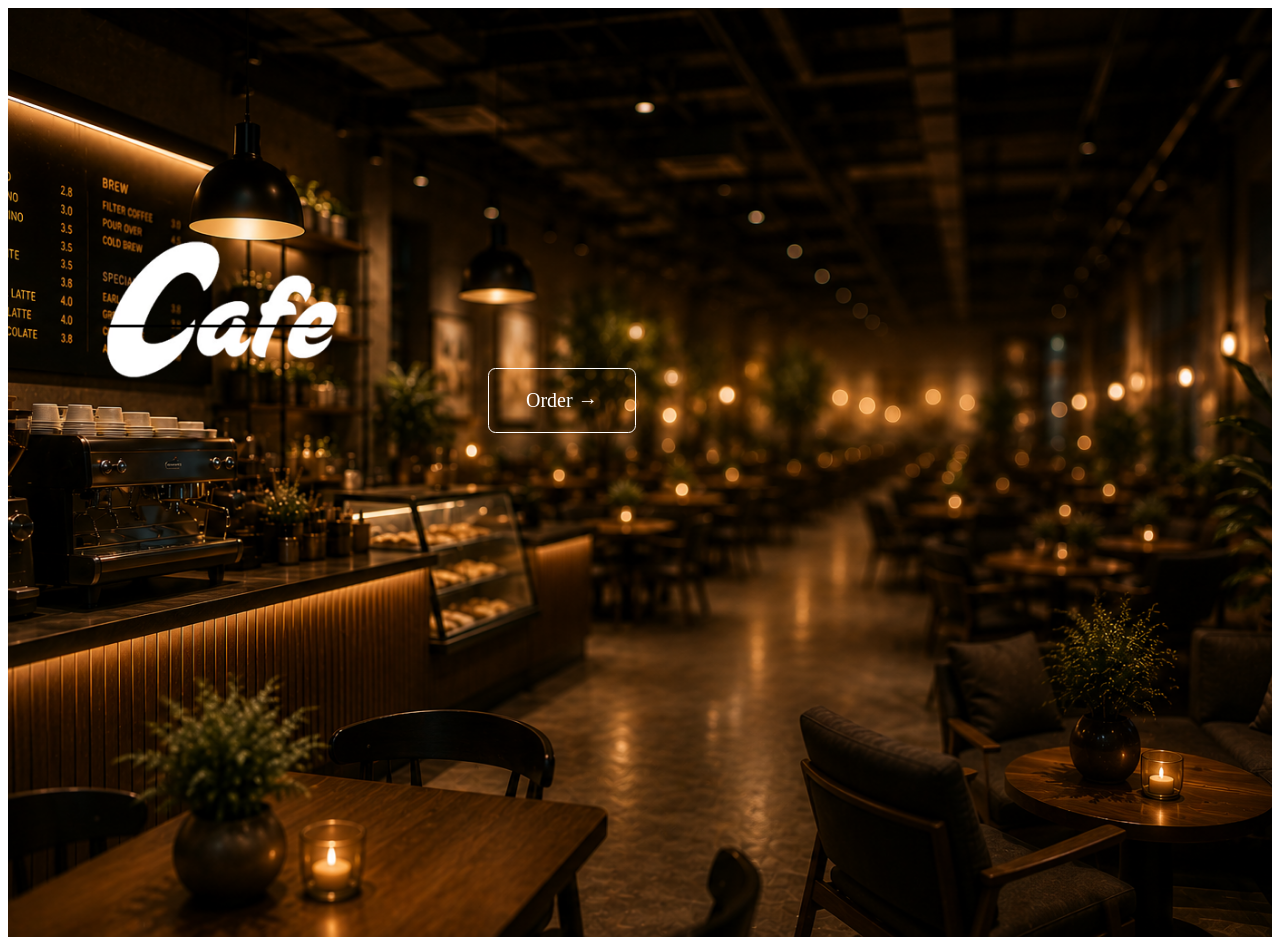
<file: index.html>
<!DOCTYPE html>
<html>
<head>
<link rel="stylesheet" href="style.css">
<title>Cafe</title>
</head>
<body>

    <div class="Front">
    <img src="Images/CafeNew.png" alt="CafeNew" class="CafeNew">
    <a href="order.html" class="order">Order  →</a>
  </div>

<script src="script.js"></script>
</body>
</html>
</file>
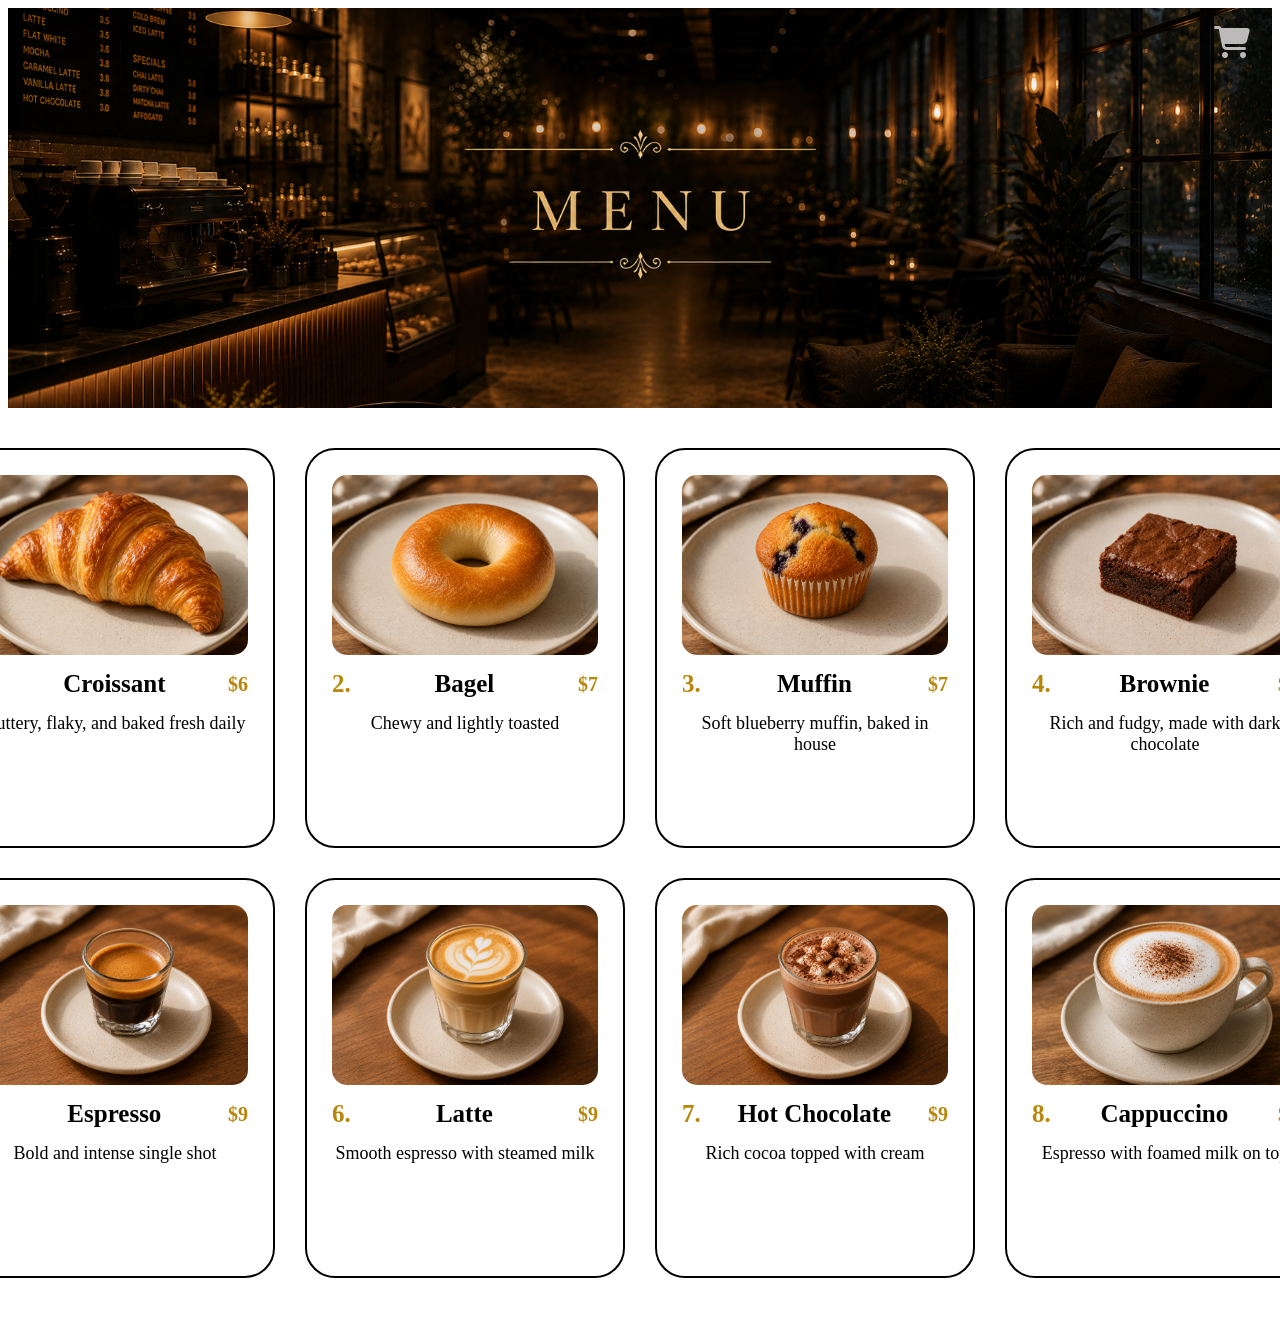
<file: order.html>
<!DOCTYPE html>
<html>

<head>

    <!-- Links the CSS stylesheet -->
    <link rel="stylesheet" href="style.css">

    <!-- Imports the Font Awesome icons used for the shopping cart -->
    <link rel="stylesheet" href="https://cdnjs.cloudflare.com/ajax/libs/font-awesome/6.5.1/css/all.min.css">

    <!-- Title shown on the browser tab -->
    <title>Cafe Menu</title>

</head>

<body>

    <!-- Banner image displayed at the top of the menu page -->
    <img src="Images/CafeBanner.png" alt="Cafe Banner" class="CafeBanner">

    <!-- Menu displays all food and drink items available to order. -->
    <div class="menuGrid">

        <!-- Menu Item 1 -->
        <div class="menuCard">
            <img src="Images/croissant.png" alt="Croissant" class="menuImage">
            <div class="menuRow">
                <span class="menuNumber">1.</span>
                <span class="menuName">Croissant</span>
                <span class="menuPrice">$6</span>
            </div>
            <div class="menuText">Buttery, flaky, and baked fresh daily</div>
        </div>

        <!-- Menu Item 2 -->
        <div class="menuCard">
            <img src="Images/bagel.png" alt="Bagel" class="menuImage">
            <div class="menuRow">
                <span class="menuNumber">2.</span>
                <span class="menuName">Bagel</span>
                <span class="menuPrice">$7</span>
            </div>
            <div class="menuText">Chewy and lightly toasted</div>
        </div>

        <!-- Menu Item 3 -->
        <div class="menuCard">
            <img src="Images/muffin.png" alt="Muffin" class="menuImage">
            <div class="menuRow">
                <span class="menuNumber">3.</span>
                <span class="menuName">Muffin</span>
                <span class="menuPrice">$7</span>
            </div>
            <div class="menuText">Soft blueberry muffin, baked in house</div>
        </div>

        <!-- Menu Item 4 -->
        <div class="menuCard">
            <img src="Images/Brownie.png" alt="Brownie" class="menuImage">
            <div class="menuRow">
                <span class="menuNumber">4.</span>
                <span class="menuName">Brownie</span>
                <span class="menuPrice">$4</span>
            </div>
            <div class="menuText">Rich and fudgy, made with dark chocolate</div>
        </div>

        <!-- Menu Item 5 -->
        <div class="menuCard">
            <img src="Images/Espresso.png" alt="Espresso" class="menuImage">
            <div class="menuRow">
                <span class="menuNumber">5.</span>
                <span class="menuName">Espresso</span>
                <span class="menuPrice">$9</span>
            </div>
            <div class="menuText">Bold and intense single shot</div>
        </div>

        <!-- Menu Item 6 -->
        <div class="menuCard">
            <img src="Images/Latte.png" alt="Latte" class="menuImage">
            <div class="menuRow">
                <span class="menuNumber">6.</span>
                <span class="menuName">Latte</span>
                <span class="menuPrice">$9</span>
            </div>
            <div class="menuText">Smooth espresso with steamed milk</div>
        </div>

        <!-- Menu Item 7 -->
        <div class="menuCard">
            <img src="Images/Hot Chocolate.png" alt="Hot Chocolate" class="menuImage">
            <div class="menuRow">
                <span class="menuNumber">7.</span>
                <span class="menuName">Hot Chocolate</span>
                <span class="menuPrice">$9</span>
            </div>
            <div class="menuText">Rich cocoa topped with cream</div>
        </div>

        <!-- Menu Item 8 -->
        <div class="menuCard">
            <img src="Images/Cappuccino.png" alt="Cappuccino" class="menuImage">
            <div class="menuRow">
                <span class="menuNumber">8.</span>
                <span class="menuName">Cappuccino</span>
                <span class="menuPrice">$9</span>
            </div>
            <div class="menuText">Espresso with foamed milk on top</div>
        </div>

    </div>

    <!-- Shopping cart button used to open and close the order sidebar -->
    <button id="cartIcon" onclick="toggleCart()">
        <i class="fa-solid fa-cart-shopping"></i>
    </button>

    <!-- Order Sidebar allows the customer to enter their order and payment. -->
    <div id="orderSidebar" class="hidden">

        <div id="orderPage">

            <!-- JavaScript displays validation messages here -->
            <div id="spaceForJavaScriptOutput"></div>

            <!-- Customer information and item selection form -->
            <form onsubmit="return false;">

                <label for="nameField">Name:</label>
                <input type="text" id="nameField" name="formName" placeholder="Name">

                <br>

                <!-- Dropdown menu used to choose an item -->
                <label for="itemField">Item:</label>

                <select id="itemField">
                    <option value="">-- Select an item --</option>
                    <option value="1">1. Croissant - $6</option>
                    <option value="2">2. Bagel - $7</option>
                    <option value="3">3. Muffin - $7</option>
                    <option value="4">4. Brownie - $4</option>
                    <option value="5">5. Espresso - $9</option>
                    <option value="6">6. Latte - $9</option>
                    <option value="7">7. Hot Chocolate - $9</option>
                    <option value="8">8. Cappuccino - $9</option>
                </select>

                <!-- Adds the selected item to the order -->
                <input type="submit" value="Add Item" onclick="addItem()">

                <br>

                <!-- Customer payment input -->
                <label for="moneyField">Payment:</label>
                <input type="text" id="moneyField" name="formMoney" placeholder="$$$">

            </form>

            <!-- Buttons used to complete or restart an order -->
            <form onsubmit="return false;">

                <input type="submit" value="Complete Order" onclick="goToReceipt()">

                <input type="submit" value="Restart Order" onclick="restartOrder()">

            </form>

            <!-- JavaScript displays the current shopping cart here -->
            <div id="cartSummary"></div>

        </div>

    </div>

    <!-- Links the JavaScript file that controls the ordering system -->
    <script src="script.js"></script>

</body>
</html>
</file>
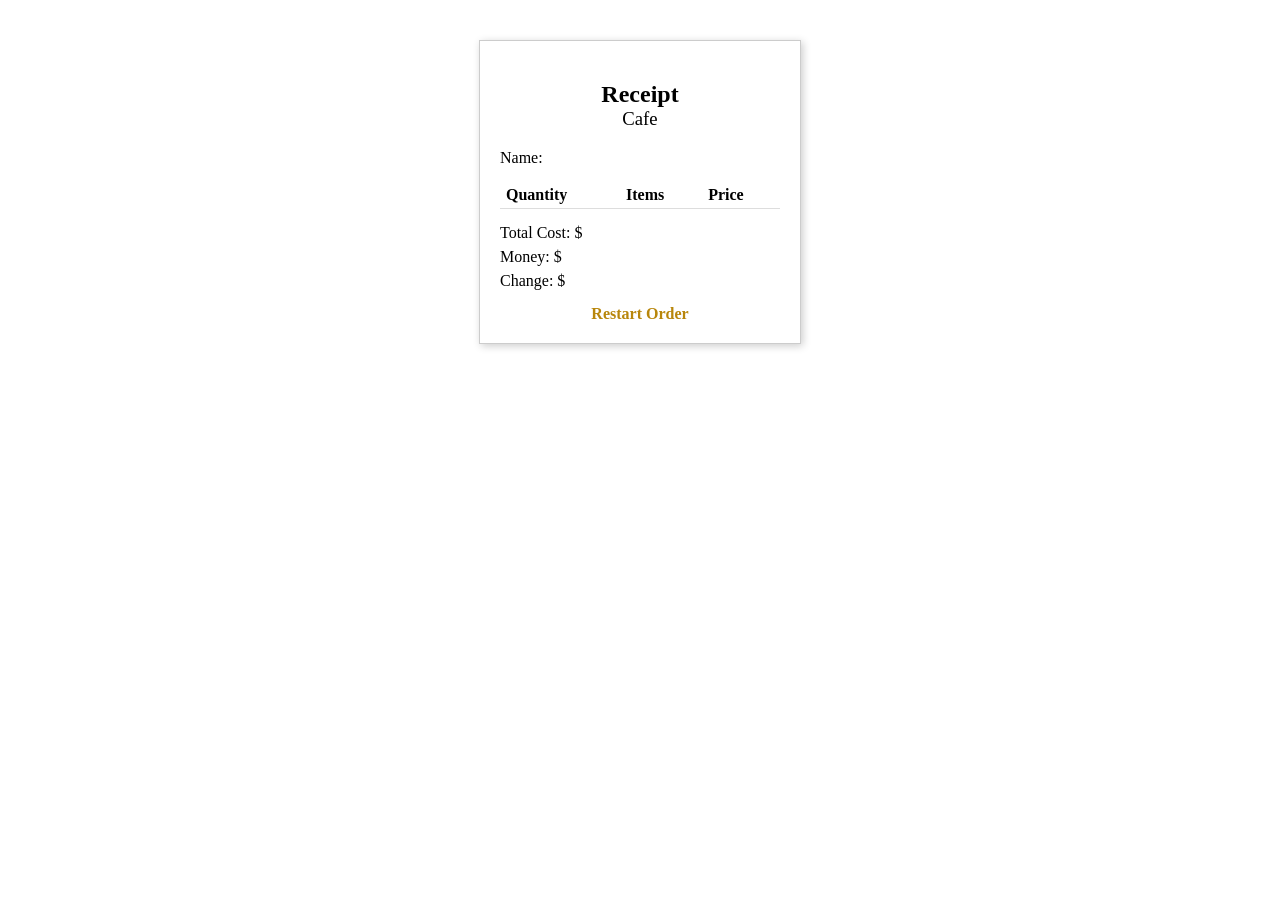
<file: receipt.html>
<!DOCTYPE html>
<html>
<head>
<link rel="stylesheet" href="style.css">
<title>Receipt</title>
</head>
<body>

<!-- Receipt displays the customer's completed order after payment. -->
    <div class="receipt">

<!-- Receipt heading -->
        <h2>Receipt</h2>
        <h3>Cafe</h3>
<!-- Displays the customer's name -->
        <p>Name: <span id="receiptName"></span></p>

<!-- Table showing each item that was ordered -->
        <table>
 <!-- Table headings -->
            <tr>
                <th>Quantity</th>
                <th>Items</th>
                <th>Price</th>
            </tr>
<!-- JavaScript adds the ordered items here -->
            <tbody id="receiptRows"></tbody>
        </table>

<!-- Displays the order total, payment amount and change -->
        <p>Total Cost: $<span id="receiptTotal"></span></p>
        <p>Money: $<span id="receiptMoney"></span></p>
        <p>Change: $<span id="receiptChange"></span></p>

<!-- Returns the user to the ordering page -->
        <a href="index.html">Restart Order</a>
    </div>

<!-- Links the JavaScript file that loads the receipt information -->
<script src="receipt.js"></script>
</body>
</html>
</file>
<file: style.css>
/* This styles the cafe image shown on the first page */
.CafeNew {
  width: 100%;
  height: 929px;
  object-fit: cover;
  display: block;
}

/* This styles the "order" button (in the first page) and it's hover animation */
.order {
  position: absolute;
  top: 360px;
  left: 480px;
  padding: 20px 37px;
  border: 1px solid white;
  color: rgb(255, 255, 255);
  text-decoration: none;
  font-family: "Lora", serif;
  font-size: 20px;
  overflow: hidden;
  z-index: 1;
  border-radius: 7.5px;
  transition: transform 0.5s ease;
}

/* Creates the sliding animation */
.order::before {
  content: "";
  position: absolute;
  top: 0;
  left: -100%;
  width: 100%;
  height: 100%;
  background-color: rgb(255, 255, 255);
  transition: left 0.3s ease;
  z-index: -1;
}

/* Enlarges the order button and changes text color when hovered on */
.order:hover {
  color: black;
  transform: scale(1.1);
}

/* Slides the white background across the button */
.order:hover::before {
  left: 0;
}

/* Contains the image */
.Front {
  position: relative;
  width: 100%;
}

/* Hides elements from the page */
.hidden {
  display: none;
}

/* Styles the cart button and the order sidebar */
#cartIcon {
    position: fixed;
    top: 15px;
    right: 15px;
    padding: 10px 15px;
    font-size: 32px;
    cursor: pointer;
    z-index: 10;
    border: none;
    background: none;
}

/*  The defult color of the cart */
#cartIcon i {
    font-size: 32px;
    color: rgb(187, 185, 185);
}

/* Changes the color of the cart when it is active */
#cartIcon i.active {
    color: black;
}

/* Order sidebar */
#orderSidebar {
    position: fixed;
    top: 0;
    right: 0;
    width: 25%;
    height: 100%;
    background-color: white;
    box-shadow: -2px 0 8px rgba(0,0,0,0.3);
    padding: 20px;
    box-sizing: border-box;
    overflow-y: auto;
    z-index: 9;
}

/* Styles the banner*/
.CafeBanner {
  width: 100%;
  height: 400px;
  object-fit: cover;
  display: block;
}

/* Centres the cart summary text */
#cartSummary {
    text-align: center;
}

/* Styles the menu grid and cards */
.menuGrid {
  display: grid;
  grid-template-columns: repeat(4, 1fr);
  justify-content: center;
  gap: 30px;
  padding: 40px;
  max-width: 1400px;
  margin: 0 auto;
}
 /* Styles every individual menu card */
.menuCard {
    width: 320px;
    height: 400px;
    border: 2px solid black;
    border-radius: 30px;
    padding: 25px;
    text-align: center;
    box-sizing: border-box;
    transition: transform 0.3s ease, box-shadow 0.3s ease;   /* ADDED: smooths the hover animation */
}

.menuCard:hover {
    transform: scale(1.05);   /* ADDED: slightly enlarges the card */
    box-shadow: 0 8px 20px rgba(0,0,0,0.3);   /* ADDED: adds a shadow around the card */
}

/* Menu item image */
.menuImage {
    width: 100%;
    height: 180px;
    object-fit: cover;
    border-radius: 15px;
    display: block;
    margin-bottom: 15px;
}

/* Displays the item number, name and price in one row */
.menuRow {
    display: flex;
    justify-content: space-between;
    align-items: center;
    font-weight: bold;
    margin-bottom: 15px;
}

/* Item number */
.menuNumber {
    font-size: 25px;
    color: #B8860B;
}

/* Item name */
.menuName {
    font-size: 25px;
}

/* Item price */
.menuPrice {
    font-size: 20px;
    color: #B8860B;
}

/* Item description */
.menuText {
    font-size: 18px;
}

/* Styles the printed receipt shown after an order */
.receipt {
    width: 280px;
    margin: 40px auto;
    padding: 20px;
    background-color: white;
    border: 1px solid #ccc;
    box-shadow: 2px 2px 8px rgba(0,0,0,0.2);
    font-family: "Lora", serif;
    text-align: center;
}

/* Receipt headings */
.receipt h2 {
    margin-bottom: 0;
}

.receipt h3 {
    margin-top: 0;
    font-weight: normal;
}

/* Receipt table */
.receipt table {
    width: 100%;
    margin: 15px 0;
    border-collapse: collapse;
}

/* Receipt table cells */
.receipt th, .receipt td {
    text-align: left;
    padding: 4px 6px;
    border-bottom: 1px solid #ddd;
}

/* Receipt information */
.receipt p {
    text-align: left;
    margin: 6px 0;
}

/* Return link */
.receipt a {
    display: block;
    margin-top: 15px;
    text-align: center;
    color: #B8860B;
    text-decoration: none;
    font-weight: bold;
}
</file>
